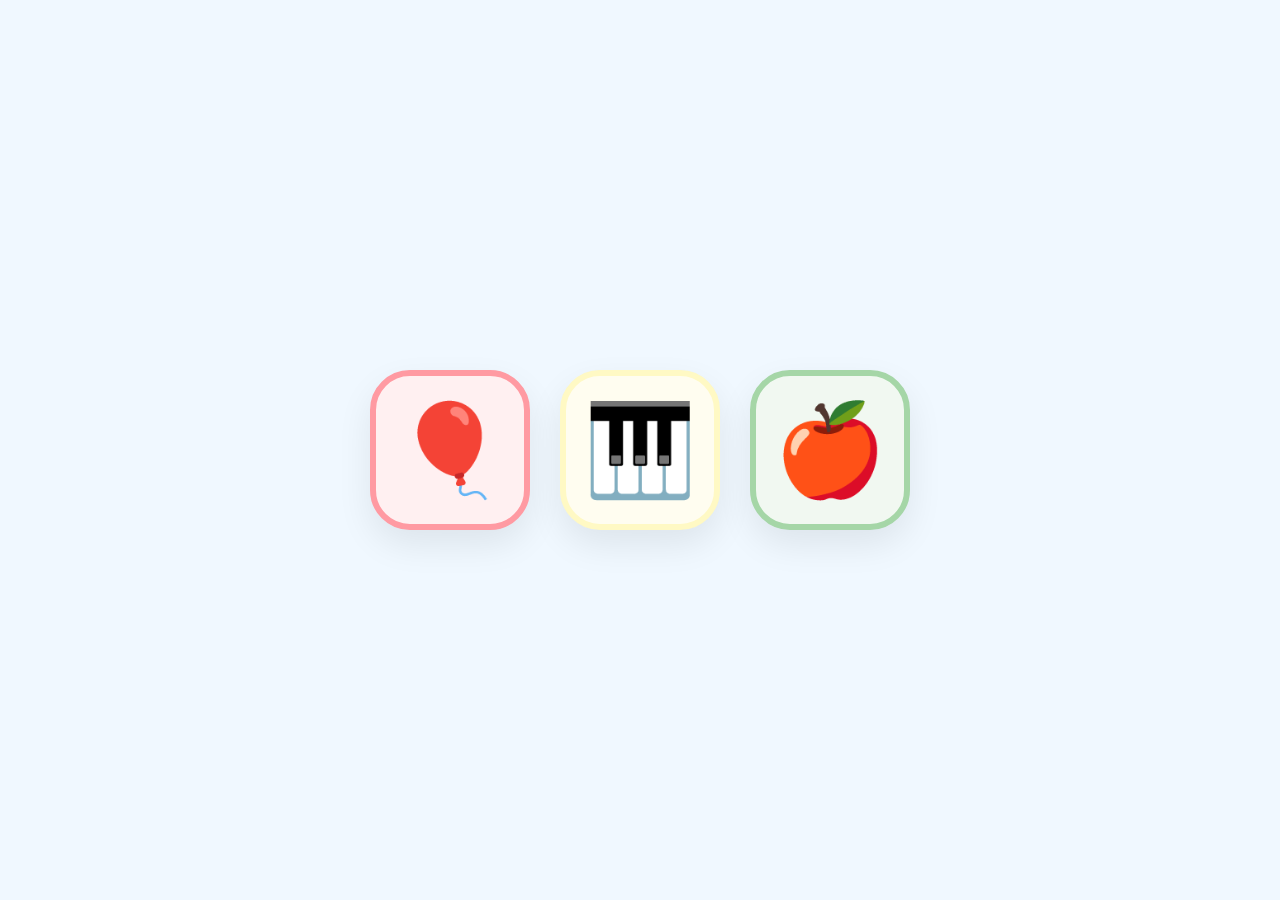
<file: index.html>
<!DOCTYPE html>
<html lang="en">
<head>
    <meta charset="UTF-8">
    <meta name="viewport" content="width=device-width, initial-scale=1.0, maximum-scale=1.0, user-scalable=no, viewport-fit=cover">
    <title>Tiny Taps</title>
    <link rel="manifest" href="manifest.json">
    <link rel="apple-touch-icon" href="icon.svg">
    <link rel="stylesheet" href="css/style.css">
    <meta name="theme-color" content="#f0f8ff">
    <meta name="apple-mobile-web-app-capable" content="yes">
    <meta name="apple-mobile-web-app-status-bar-style" content="black-translucent">
</head>
<body>
    <div class="hub-grid">
        <a href="games/balloon/" class="hub-card balloon">🎈</a>
        <a href="games/xylophone/" class="hub-card xylophone">🎹</a>
        <a href="games/apple/" class="hub-card apple">🍎</a>
    </div>
    <script src="js/main.js"></script>
</body>
</html>
</file>
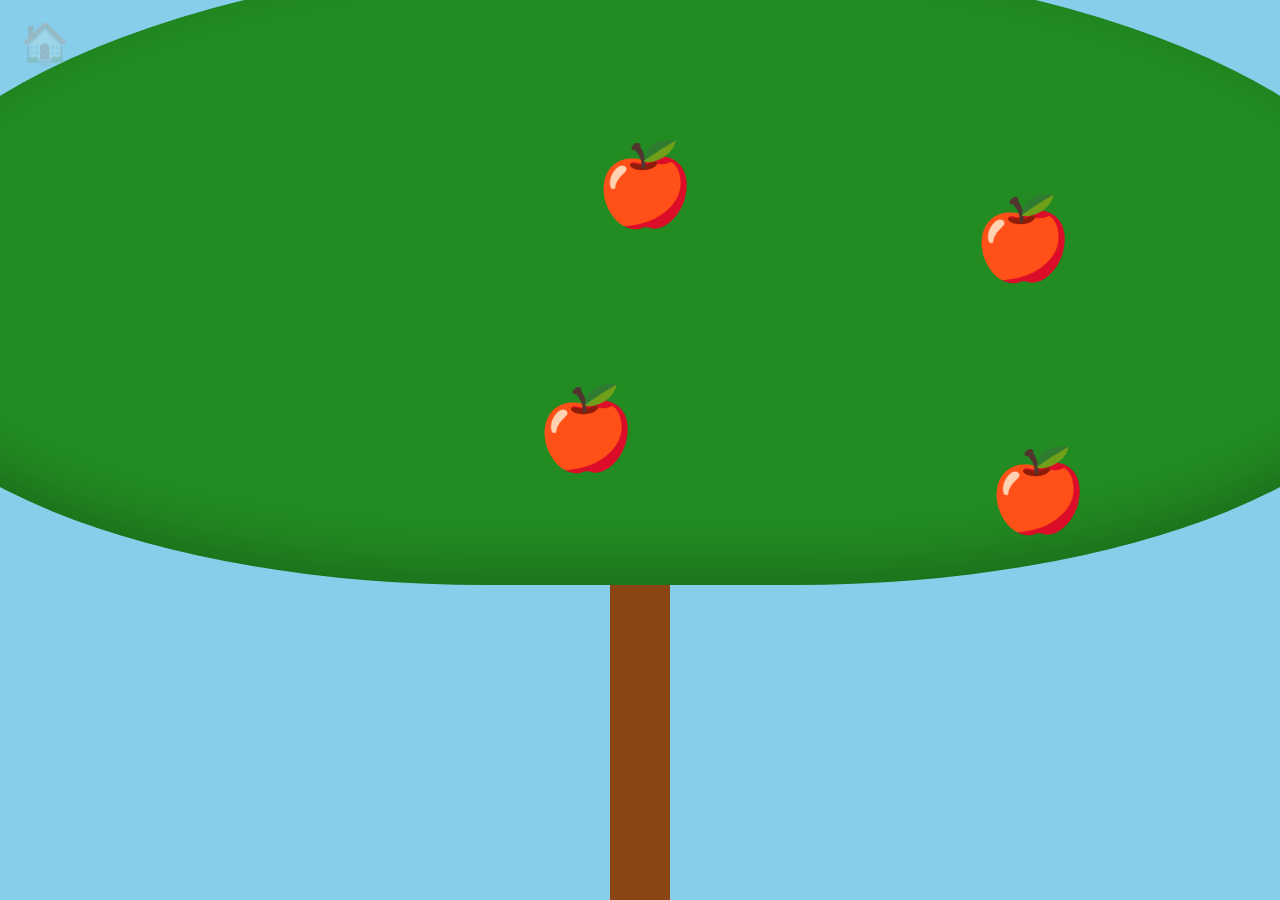
<file: games/apple/index.html>
<!DOCTYPE html>
<html lang="en">
<head>
    <meta charset="UTF-8">
    <meta name="viewport" content="width=device-width, initial-scale=1.0, maximum-scale=1.0, user-scalable=no, viewport-fit=cover">
    <title>Apple Harvest</title>
    <link rel="stylesheet" href="css/style.css">
    <link rel="manifest" href="../../manifest.json">
    <link rel="apple-touch-icon" href="../../icon.svg">
    <meta name="theme-color" content="#4caf50">
    <meta name="apple-mobile-web-app-capable" content="yes">
    <meta name="apple-mobile-web-app-status-bar-style" content="black-translucent">
</head>
<body>
    <div id="home-btn">🏠</div>
    <div id="game-container">
        <div id="tree-trunk"></div>
        <div id="tree-leaves"></div>
    </div>
    <script src="js/script.js"></script>
</body>
</html>
</file>
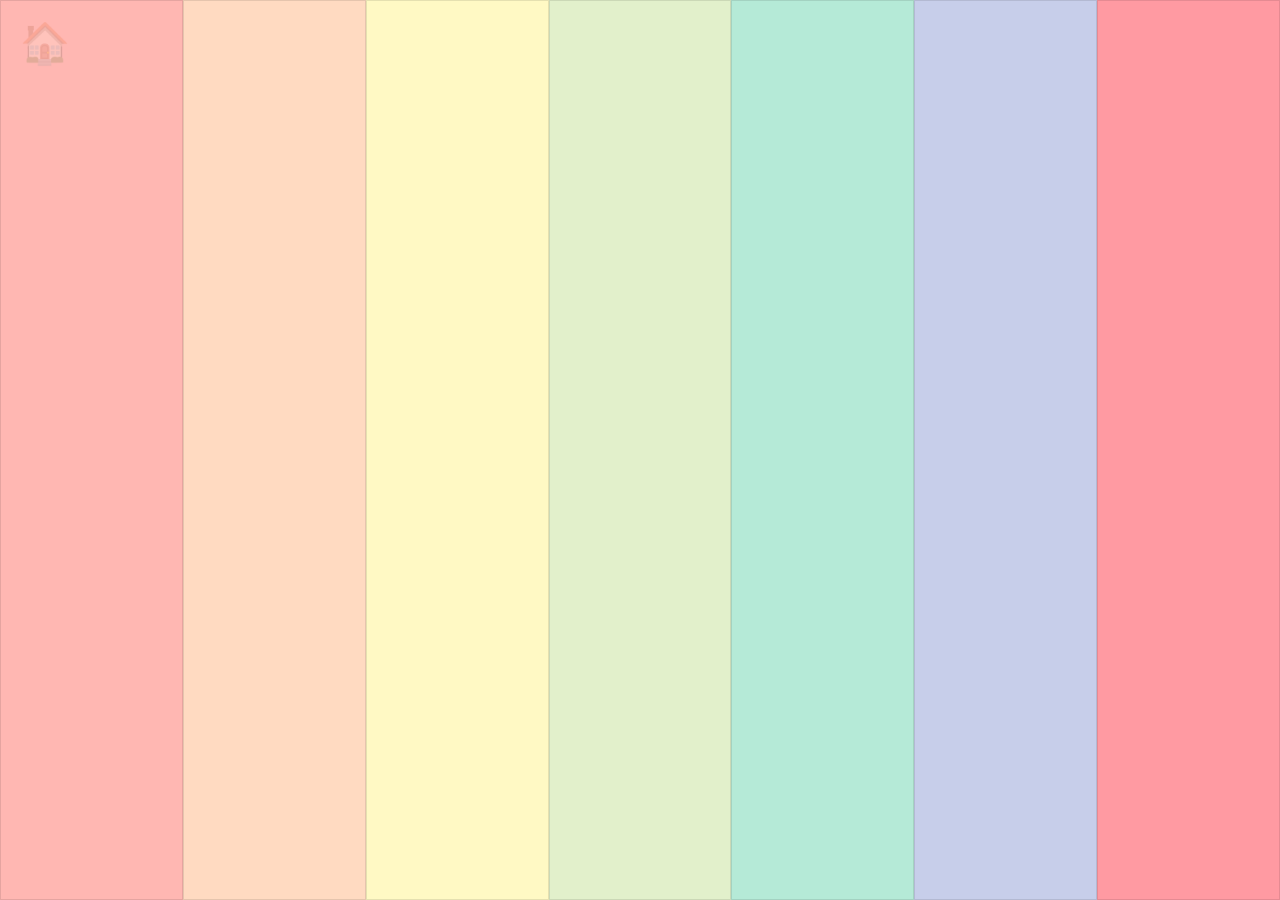
<file: games/xylophone/index.html>
<!DOCTYPE html>
<html lang="en">
<head>
    <meta charset="UTF-8">
    <meta name="viewport" content="width=device-width, initial-scale=1.0, maximum-scale=1.0, user-scalable=no, viewport-fit=cover">
    <title>Magic Xylophone</title>
    <link rel="stylesheet" href="css/style.css">
    <link rel="manifest" href="../../manifest.json">
    <link rel="apple-touch-icon" href="../../icon.svg">
    <meta name="theme-color" content="#ff9aa2">
    <meta name="apple-mobile-web-app-capable" content="yes">
    <meta name="apple-mobile-web-app-status-bar-style" content="black-translucent">
</head>
<body>
    <div id="home-btn">🏠</div>
    <div id="xylophone">
        <div class="key" data-note="261.63" style="--bg: #ffb7b2;"></div>
        <div class="key" data-note="293.66" style="--bg: #ffdac1;"></div>
        <div class="key" data-note="329.63" style="--bg: #fff9c4;"></div>
        <div class="key" data-note="349.23" style="--bg: #e2f0cb;"></div>
        <div class="key" data-note="392.00" style="--bg: #b5ead7;"></div>
        <div class="key" data-note="440.00" style="--bg: #c7ceea;"></div>
        <div class="key" data-note="493.88" style="--bg: #ff9aa2;"></div>
    </div>
    <script src="js/script.js"></script>
</body>
</html>
</file>
<file: css/style.css>
* {
    margin: 0;
    padding: 0;
    box-sizing: border-box;
}

body {
    background-color: #f0f8ff;
    width: 100%;
    height: 100dvh;
    display: flex;
    align-items: center;
    justify-content: center;
    overflow: hidden;
    user-select: none;
    -webkit-user-select: none;
    touch-action: none;
}

.hub-grid {
    display: flex;
    flex-wrap: wrap;
    gap: 30px;
    justify-content: center;
    align-items: center;
    padding: 40px;
    width: 100%;
    max-width: 800px;
}

.hub-card {
    width: 160px;
    height: 160px;
    background: white;
    border-radius: 40px;
    display: flex;
    align-items: center;
    justify-content: center;
    font-size: 90px;
    text-decoration: none;
    box-shadow: 0 15px 35px rgba(0,0,0,0.08);
    transition: transform 0.2s cubic-bezier(0.175, 0.885, 0.32, 1.275);
    border: 6px solid #fff;
    -webkit-tap-highlight-color: transparent;
}

.hub-card:active {
    transform: scale(0.9);
}

.hub-card.balloon { 
    border-color: #ff9aa2; 
    background-color: #fff0f1;
}
.hub-card.xylophone { 
    border-color: #fff9c4; 
    background-color: #fffdf0;
}
.hub-card.apple { 
    border-color: #a5d6a7; 
    background-color: #f1f8f1;
}

@media (max-width: 500px) {
    .hub-card {
        width: 130px;
        height: 130px;
        font-size: 70px;
    }
    .hub-grid { gap: 20px; }
}
</file>
<file: games/apple/css/style.css>
* {
    margin: 0;
    padding: 0;
    box-sizing: border-box;
}

body, html {
    width: 100%;
    height: 100%;
    height: 100dvh;
    overflow: hidden;
    background-color: #87ceeb; /* Sky Blue */
    touch-action: none;
    user-select: none;
    -webkit-user-select: none;
    -webkit-tap-highlight-color: transparent;
}

#game-container {
    position: relative;
    width: 100%;
    height: 100%;
    height: 100dvh;
    display: flex;
    justify-content: center;
    align-items: flex-end;
}

#home-btn {
    position: absolute;
    top: 20px;
    left: 20px;
    font-size: 40px;
    opacity: 0.2;
    z-index: 100;
    cursor: pointer;
    user-select: none;
    -webkit-user-select: none;
}

#tree-trunk {
    width: 60px;
    height: 40%;
    background-color: #8b4513; /* Saddle Brown */
    border-radius: 10px 10px 0 0;
    position: absolute;
    bottom: 0;
    z-index: 1;
}

#tree-leaves {
    width: 120%;
    height: 70%;
    background-color: #228b22; /* Forest Green */
    border-radius: 50% 50% 40% 40%;
    position: absolute;
    top: -5%;
    z-index: 2;
    box-shadow: inset 0 -20px 50px rgba(0,0,0,0.2);
    display: flex;
    justify-content: center;
    align-items: center;
}

.apple {
    position: absolute;
    font-size: 80px;
    cursor: pointer;
    z-index: 3;
    transition: transform 0.3s cubic-bezier(0.175, 0.885, 0.32, 1.275);
    display: inline-block;
}

.apple.falling {
    animation: fall 0.8s forwards ease-in;
    pointer-events: none;
}

@keyframes fall {
    0% {
        transform: translateY(0) rotate(0);
        opacity: 1;
    }
    100% {
        transform: translateY(100vh) rotate(45deg);
        opacity: 0;
    }
}

.apple.growing {
    animation: grow 0.5s forwards ease-out;
}

@keyframes grow {
    0% { transform: scale(0); }
    100% { transform: scale(1); }
}
</file>
<file: games/xylophone/css/style.css>
* {
    margin: 0;
    padding: 0;
    box-sizing: border-box;
}

body, html {
    width: 100%;
    height: 100%;
    height: 100dvh;
    overflow: hidden;
    background-color: #000;
    touch-action: none;
    user-select: none;
    -webkit-user-select: none;
    -webkit-tap-highlight-color: transparent;
}

#xylophone {
    display: flex;
    width: 100%;
    height: 100%;
    height: 100dvh;
    padding-bottom: env(safe-area-inset-bottom);
}

#home-btn {
    position: absolute;
    top: 20px;
    left: 20px;
    font-size: 40px;
    opacity: 0.2;
    z-index: 100;
    cursor: pointer;
    user-select: none;
    -webkit-user-select: none;
}

.key {
    flex: 1;
    height: 100%;
    background-color: var(--bg);
    border: 1px solid rgba(0, 0, 0, 0.1);
    transition: filter 0.1s, transform 0.1s;
    cursor: pointer;
}

.key.active {
    filter: brightness(1.3) saturate(1.2);
    transform: scaleX(0.98);
    z-index: 1;
    box-shadow: inset 0 0 20px rgba(255, 255, 255, 0.5);
}
</file>
